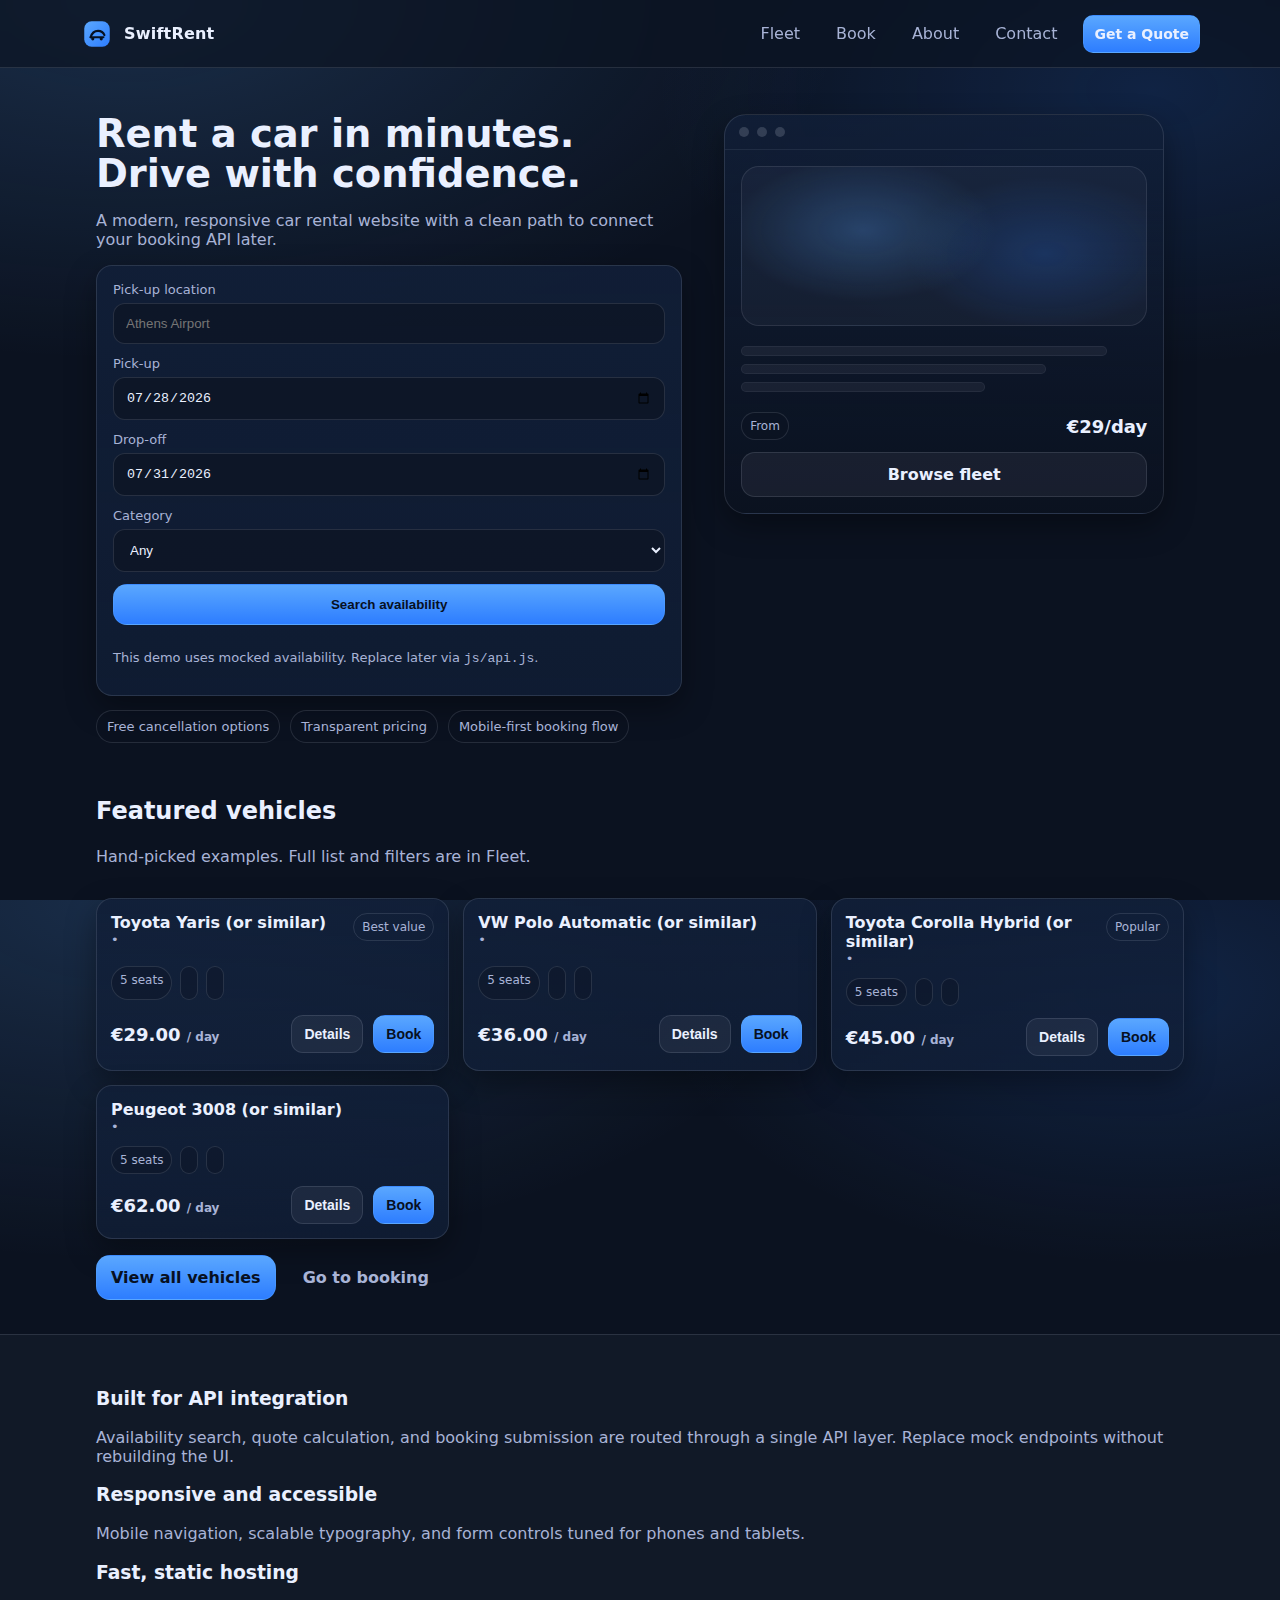
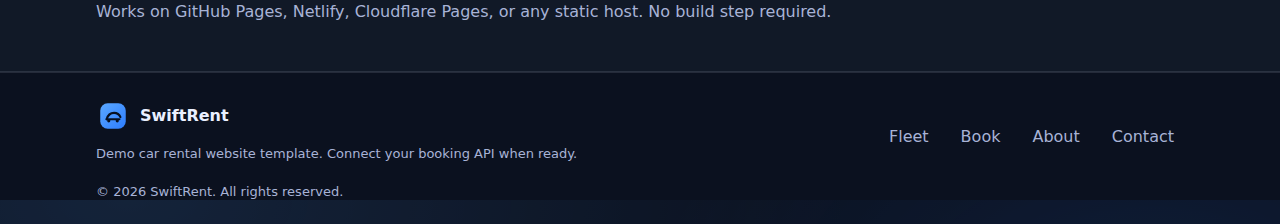
<file: index.html>
<!doctype html>
<html lang="en">

<head>
    <meta charset="utf-8" />
    <meta name="viewport" content="width=device-width, initial-scale=1" />
    <title>SwiftRent | Car Rentals</title>
    <meta name="description" content="Modern car rental website template with booking-ready structure." />
    <link rel="stylesheet" href="css/styles.css" />
</head>

<body>
    <header class="site-header">
        <div class="container header-row">
            <a class="brand" href="index.html" aria-label="SwiftRent Home">
                <img src="assets/logo.svg" alt="" class="brand-logo" />
                <span class="brand-name">SwiftRent</span>
            </a>

            <button class="nav-toggle" type="button" aria-label="Open menu" aria-expanded="false" data-nav-toggle>
                <span></span><span></span><span></span>
            </button>

            <nav class="nav" data-nav>
                <a href="fleet.html">Fleet</a>
                <a href="booking.html">Book</a>
                <a href="about.html">About</a>
                <a href="contact.html">Contact</a>
                <a class="btn btn-primary btn-sm" href="booking.html">Get a Quote</a>
            </nav>
        </div>
    </header>

    <main>
        <section class="hero">
            <div class="container hero-grid">
                <div class="hero-copy">
                    <h1>Rent a car in minutes. Drive with confidence.</h1>
                    <p class="muted">
                        A modern, responsive car rental website with a clean path to connect your booking API later.
                    </p>

                    <form class="card form-grid" id="quick-quote">
                        <div class="field">
                            <label for="pickup">Pick-up location</label>
                            <input id="pickup" name="pickup" type="text" placeholder="Athens Airport" required />
                        </div>

                        <div class="field">
                            <label for="pickDate">Pick-up</label>
                            <input id="pickDate" name="pickDate" type="date" required />
                        </div>

                        <div class="field">
                            <label for="dropDate">Drop-off</label>
                            <input id="dropDate" name="dropDate" type="date" required />
                        </div>

                        <div class="field">
                            <label for="category">Category</label>
                            <select id="category" name="category">
                                <option value="any">Any</option>
                                <option value="economy">Economy</option>
                                <option value="compact">Compact</option>
                                <option value="suv">SUV</option>
                                <option value="van">Van</option>
                                <option value="luxury">Luxury</option>
                            </select>
                        </div>

                        <button class="btn btn-primary" type="submit">Search availability</button>
                        <p class="small muted">This demo uses mocked availability. Replace later via
                            <code>js/api.js</code>.</p>
                    </form>

                    <div class="trust-row">
                        <div class="trust-pill">Free cancellation options</div>
                        <div class="trust-pill">Transparent pricing</div>
                        <div class="trust-pill">Mobile-first booking flow</div>
                    </div>
                </div>

                <div class="hero-visual" aria-hidden="true">
                    <div class="hero-card">
                        <div class="hero-card-top">
                            <div class="dot"></div>
                            <div class="dot"></div>
                            <div class="dot"></div>
                        </div>
                        <div class="hero-card-body">
                            <div class="mock-car"></div>
                            <div class="mock-lines">
                                <div class="line w90"></div>
                                <div class="line w75"></div>
                                <div class="line w60"></div>
                            </div>
                            <div class="mock-price">
                                <span class="tag">From</span>
                                <span class="price">€29/day</span>
                            </div>
                            <a class="btn btn-outline" href="fleet.html">Browse fleet</a>
                        </div>
                    </div>
                </div>
            </div>
        </section>

        <section class="section">
            <div class="container">
                <div class="section-head">
                    <h2>Featured vehicles</h2>
                    <p class="muted">Hand-picked examples. Full list and filters are in Fleet.</p>
                </div>

                <div class="grid cards" id="featured"></div>

                <div class="section-cta">
                    <a class="btn btn-primary" href="fleet.html">View all vehicles</a>
                    <a class="btn btn-ghost" href="booking.html">Go to booking</a>
                </div>
            </div>
        </section>

        <section class="section soft">
            <div class="container info-grid">
                <div class="info">
                    <h3>Built for API integration</h3>
                    <p class="muted">
                        Availability search, quote calculation, and booking submission are routed through a single API
                        layer.
                        Replace mock endpoints without rebuilding the UI.
                    </p>
                </div>
                <div class="info">
                    <h3>Responsive and accessible</h3>
                    <p class="muted">
                        Mobile navigation, scalable typography, and form controls tuned for phones and tablets.
                    </p>
                </div>
                <div class="info">
                    <h3>Fast, static hosting</h3>
                    <p class="muted">
                        Works on GitHub Pages, Netlify, Cloudflare Pages, or any static host. No build step required.
                    </p>
                </div>
            </div>
        </section>
    </main>

    <footer class="site-footer">
        <div class="container footer-row">
            <div>
                <div class="footer-brand">
                    <img src="assets/logo.svg" alt="" class="brand-logo" />
                    <strong>SwiftRent</strong>
                </div>
                <p class="small muted">Demo car rental website template. Connect your booking API when ready.</p>
            </div>

            <div class="footer-links">
                <a href="fleet.html">Fleet</a>
                <a href="booking.html">Book</a>
                <a href="about.html">About</a>
                <a href="contact.html">Contact</a>
            </div>
        </div>

        <div class="container footer-bottom small muted">
            <span>© <span id="year"></span> SwiftRent. All rights reserved.</span>
        </div>
    </footer>

    <div class="toast" role="status" aria-live="polite" aria-atomic="true" id="toast"></div>

    <script src="js/api.js"></script>
    <script src="js/ui.js"></script>
    <script src="js/app.js"></script>
</body>

</html>
</file>
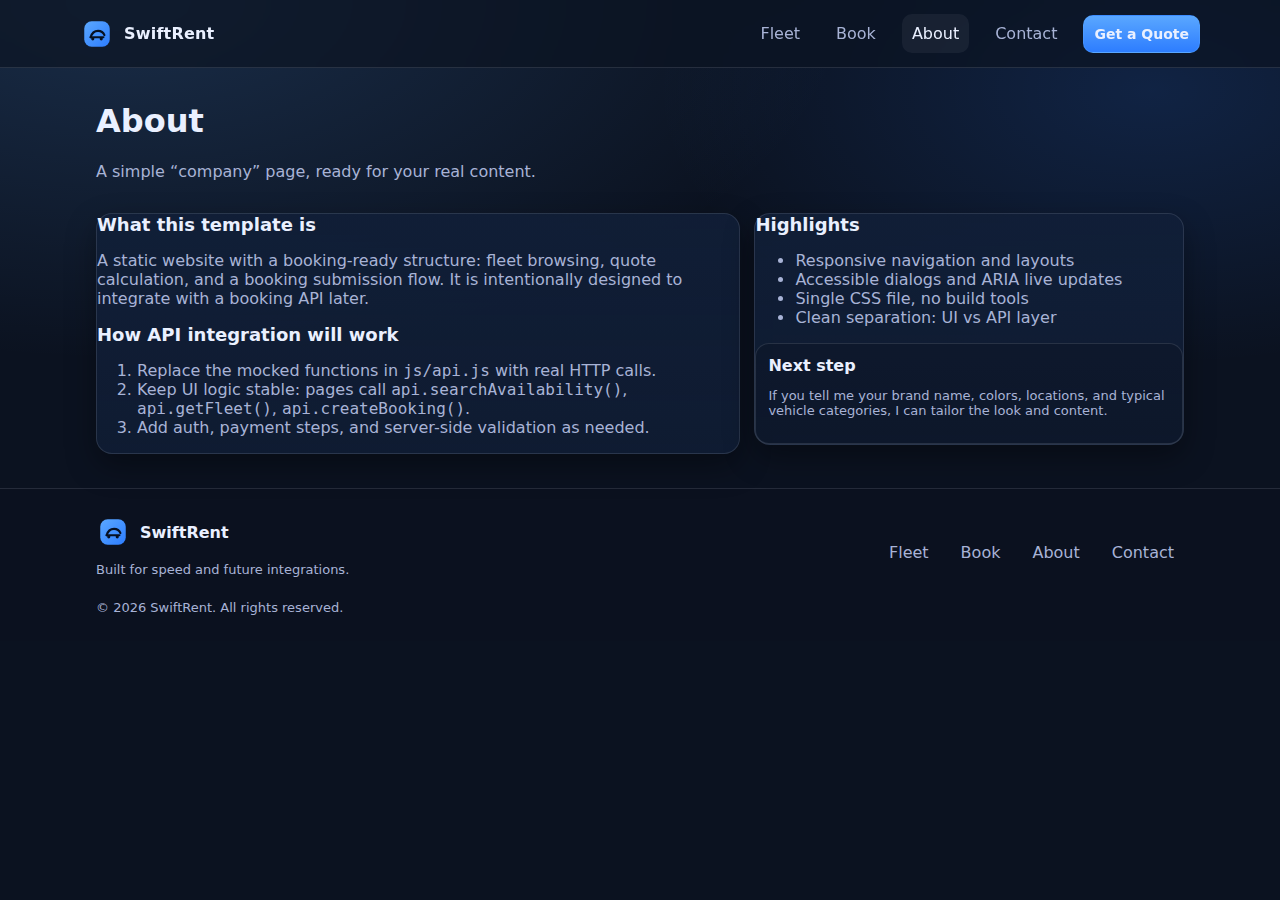
<file: about.html>
<!doctype html>
<html lang="en">

<head>
    <meta charset="utf-8" />
    <meta name="viewport" content="width=device-width, initial-scale=1" />
    <title>SwiftRent | About</title>
    <meta name="description" content="About SwiftRent." />
    <link rel="stylesheet" href="css/styles.css" />
</head>

<body>
    <header class="site-header">
        <div class="container header-row">
            <a class="brand" href="index.html" aria-label="SwiftRent Home">
                <img src="assets/logo.svg" alt="" class="brand-logo" />
                <span class="brand-name">SwiftRent</span>
            </a>

            <button class="nav-toggle" type="button" aria-label="Open menu" aria-expanded="false" data-nav-toggle>
                <span></span><span></span><span></span>
            </button>

            <nav class="nav" data-nav>
                <a href="fleet.html">Fleet</a>
                <a href="booking.html">Book</a>
                <a class="active" href="about.html">About</a>
                <a href="contact.html">Contact</a>
                <a class="btn btn-primary btn-sm" href="booking.html">Get a Quote</a>
            </nav>
        </div>
    </header>

    <main>
        <section class="section">
            <div class="container">
                <div class="section-head">
                    <h1>About</h1>
                    <p class="muted">A simple “company” page, ready for your real content.</p>
                </div>

                <div class="two-col">
                    <div class="card">
                        <h2 class="h3">What this template is</h2>
                        <p class="muted">
                            A static website with a booking-ready structure: fleet browsing, quote calculation,
                            and a booking submission flow. It is intentionally designed to integrate with a booking API
                            later.
                        </p>

                        <h2 class="h3">How API integration will work</h2>
                        <ol class="muted">
                            <li>Replace the mocked functions in <code>js/api.js</code> with real HTTP calls.</li>
                            <li>Keep UI logic stable: pages call <code>api.searchAvailability()</code>,
                                <code>api.getFleet()</code>, <code>api.createBooking()</code>.</li>
                            <li>Add auth, payment steps, and server-side validation as needed.</li>
                        </ol>
                    </div>

                    <aside class="card">
                        <h2 class="h3">Highlights</h2>
                        <ul class="muted">
                            <li>Responsive navigation and layouts</li>
                            <li>Accessible dialogs and ARIA live updates</li>
                            <li>Single CSS file, no build tools</li>
                            <li>Clean separation: UI vs API layer</li>
                        </ul>

                        <div class="notice">
                            <strong>Next step</strong>
                            <p class="small muted">
                                If you tell me your brand name, colors, locations, and typical vehicle categories, I can
                                tailor the look and content.
                            </p>
                        </div>
                    </aside>
                </div>
            </div>
        </section>
    </main>

    <footer class="site-footer">
        <div class="container footer-row">
            <div>
                <div class="footer-brand">
                    <img src="assets/logo.svg" alt="" class="brand-logo" />
                    <strong>SwiftRent</strong>
                </div>
                <p class="small muted">Built for speed and future integrations.</p>
            </div>

            <div class="footer-links">
                <a href="fleet.html">Fleet</a>
                <a href="booking.html">Book</a>
                <a href="about.html">About</a>
                <a href="contact.html">Contact</a>
            </div>
        </div>

        <div class="container footer-bottom small muted">
            <span>© <span id="year"></span> SwiftRent. All rights reserved.</span>
        </div>
    </footer>

    <div class="toast" role="status" aria-live="polite" aria-atomic="true" id="toast"></div>

    <script src="js/api.js"></script>
    <script src="js/ui.js"></script>
    <script src="js/app.js"></script>
</body>

</html>
</file>
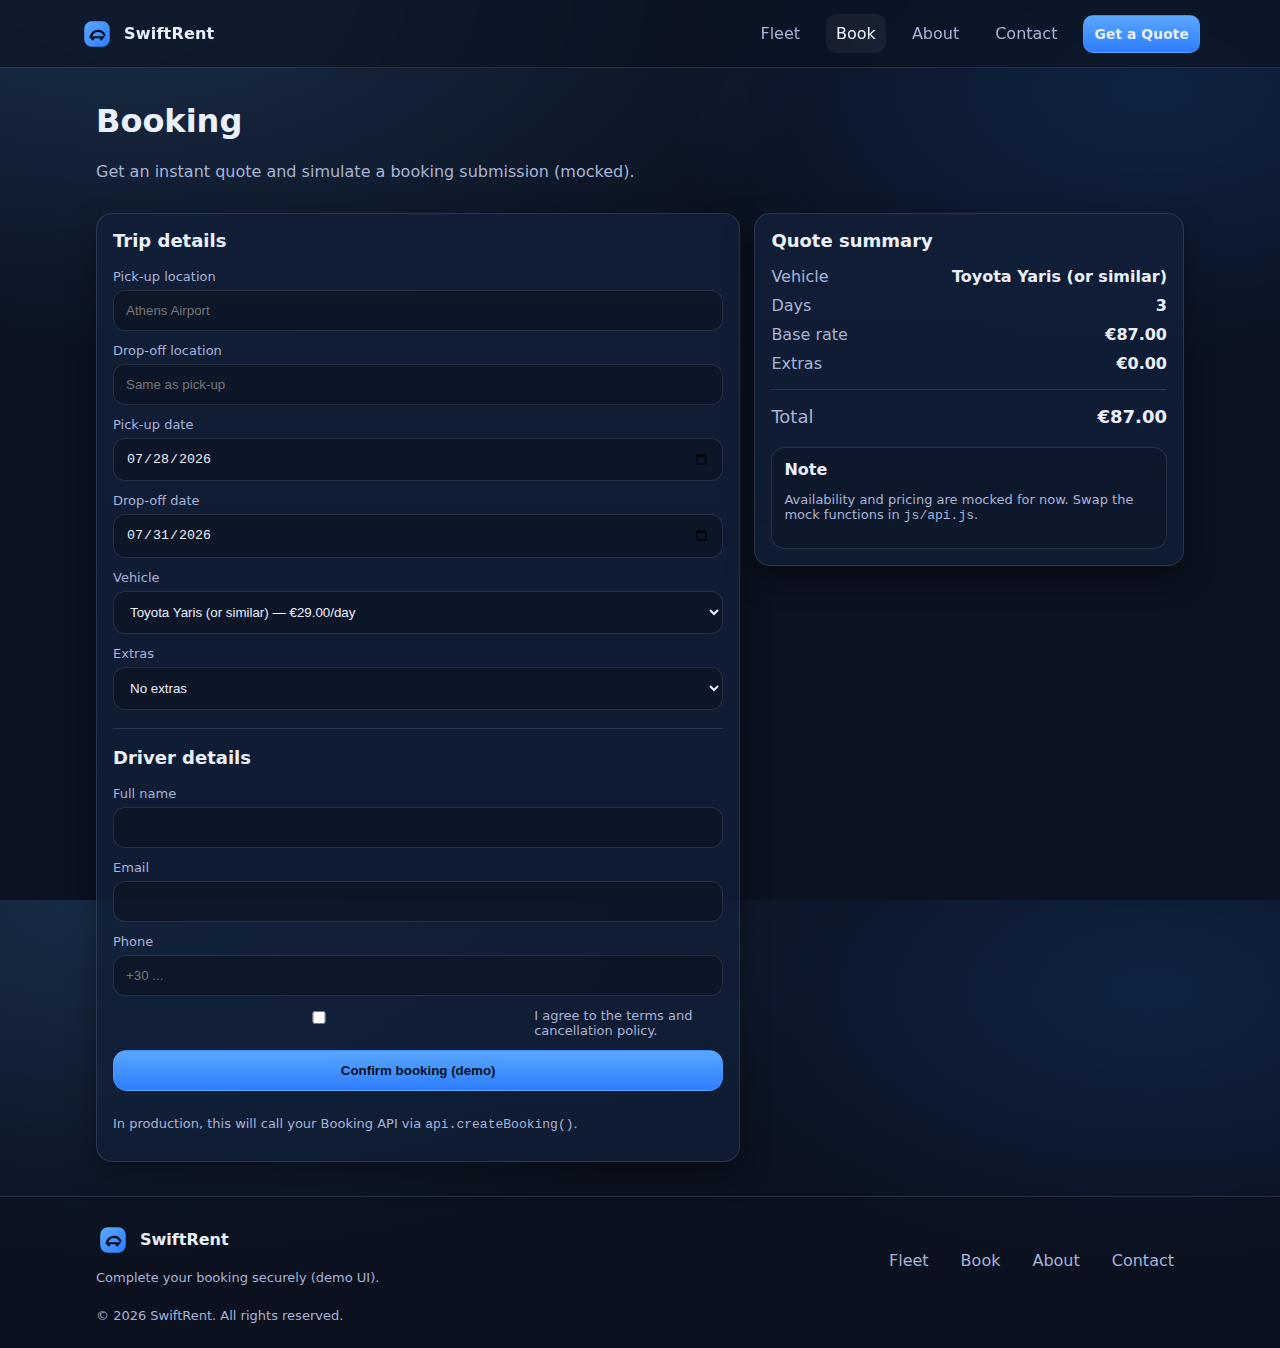
<file: booking.html>
<!doctype html>
<html lang="en">

<head>
    <meta charset="utf-8" />
    <meta name="viewport" content="width=device-width, initial-scale=1" />
    <title>SwiftRent | Booking</title>
    <meta name="description" content="Book your rental car." />
    <link rel="stylesheet" href="css/styles.css" />
</head>

<body>
    <header class="site-header">
        <div class="container header-row">
            <a class="brand" href="index.html" aria-label="SwiftRent Home">
                <img src="assets/logo.svg" alt="" class="brand-logo" />
                <span class="brand-name">SwiftRent</span>
            </a>

            <button class="nav-toggle" type="button" aria-label="Open menu" aria-expanded="false" data-nav-toggle>
                <span></span><span></span><span></span>
            </button>

            <nav class="nav" data-nav>
                <a href="fleet.html">Fleet</a>
                <a class="active" href="booking.html">Book</a>
                <a href="about.html">About</a>
                <a href="contact.html">Contact</a>
                <a class="btn btn-primary btn-sm" href="booking.html">Get a Quote</a>
            </nav>
        </div>
    </header>

    <main>
        <section class="section">
            <div class="container">
                <div class="section-head">
                    <h1>Booking</h1>
                    <p class="muted">Get an instant quote and simulate a booking submission (mocked).</p>
                </div>

                <div class="booking-grid">
                    <form class="card form-grid" id="bookingForm">
                        <h2 class="h3">Trip details</h2>

                        <div class="field">
                            <label for="pickupLocation">Pick-up location</label>
                            <input id="pickupLocation" name="pickupLocation" type="text" placeholder="Athens Airport"
                                required />
                        </div>

                        <div class="field">
                            <label for="dropoffLocation">Drop-off location</label>
                            <input id="dropoffLocation" name="dropoffLocation" type="text"
                                placeholder="Same as pick-up" />
                        </div>

                        <div class="field">
                            <label for="pickupDate">Pick-up date</label>
                            <input id="pickupDate" name="pickupDate" type="date" required />
                        </div>

                        <div class="field">
                            <label for="dropoffDate">Drop-off date</label>
                            <input id="dropoffDate" name="dropoffDate" type="date" required />
                        </div>

                        <div class="field">
                            <label for="carSelect">Vehicle</label>
                            <select id="carSelect" name="carId" required></select>
                        </div>

                        <div class="field">
                            <label for="extras">Extras</label>
                            <select id="extras" name="extras">
                                <option value="none">No extras</option>
                                <option value="gps">GPS (+€5/day)</option>
                                <option value="childSeat">Child seat (+€4/day)</option>
                                <option value="fullInsurance">Full insurance (+€12/day)</option>
                            </select>
                        </div>

                        <hr class="divider" />

                        <h2 class="h3">Driver details</h2>

                        <div class="field">
                            <label for="fullName">Full name</label>
                            <input id="fullName" name="fullName" type="text" autocomplete="name" required />
                        </div>

                        <div class="field">
                            <label for="email">Email</label>
                            <input id="email" name="email" type="email" autocomplete="email" required />
                        </div>

                        <div class="field">
                            <label for="phone">Phone</label>
                            <input id="phone" name="phone" type="tel" autocomplete="tel" placeholder="+30 ..."
                                required />
                        </div>

                        <div class="field">
                            <label class="checkbox">
                                <input type="checkbox" id="terms" required />
                                <span>I agree to the terms and cancellation policy.</span>
                            </label>
                        </div>

                        <button class="btn btn-primary" type="submit">Confirm booking (demo)</button>
                        <p class="small muted">
                            In production, this will call your Booking API via <code>api.createBooking()</code>.
                        </p>
                    </form>

                    <aside class="card summary" aria-live="polite">
                        <h2 class="h3">Quote summary</h2>
                        <div class="summary-row"><span>Vehicle</span><strong id="sumCar">—</strong></div>
                        <div class="summary-row"><span>Days</span><strong id="sumDays">—</strong></div>
                        <div class="summary-row"><span>Base rate</span><strong id="sumBase">—</strong></div>
                        <div class="summary-row"><span>Extras</span><strong id="sumExtras">—</strong></div>
                        <hr class="divider" />
                        <div class="summary-row total"><span>Total</span><strong id="sumTotal">—</strong></div>

                        <div class="notice">
                            <strong>Note</strong>
                            <p class="small muted">
                                Availability and pricing are mocked for now. Swap the mock functions in
                                <code>js/api.js</code>.
                            </p>
                        </div>
                    </aside>
                </div>
            </div>
        </section>
    </main>

    <footer class="site-footer">
        <div class="container footer-row">
            <div>
                <div class="footer-brand">
                    <img src="assets/logo.svg" alt="" class="brand-logo" />
                    <strong>SwiftRent</strong>
                </div>
                <p class="small muted">Complete your booking securely (demo UI).</p>
            </div>

            <div class="footer-links">
                <a href="fleet.html">Fleet</a>
                <a href="booking.html">Book</a>
                <a href="about.html">About</a>
                <a href="contact.html">Contact</a>
            </div>
        </div>

        <div class="container footer-bottom small muted">
            <span>© <span id="year"></span> SwiftRent. All rights reserved.</span>
        </div>
    </footer>

    <div class="toast" role="status" aria-live="polite" aria-atomic="true" id="toast"></div>

    <script src="js/api.js"></script>
    <script src="js/ui.js"></script>
    <script src="js/app.js"></script>
</body>

</html>
</file>
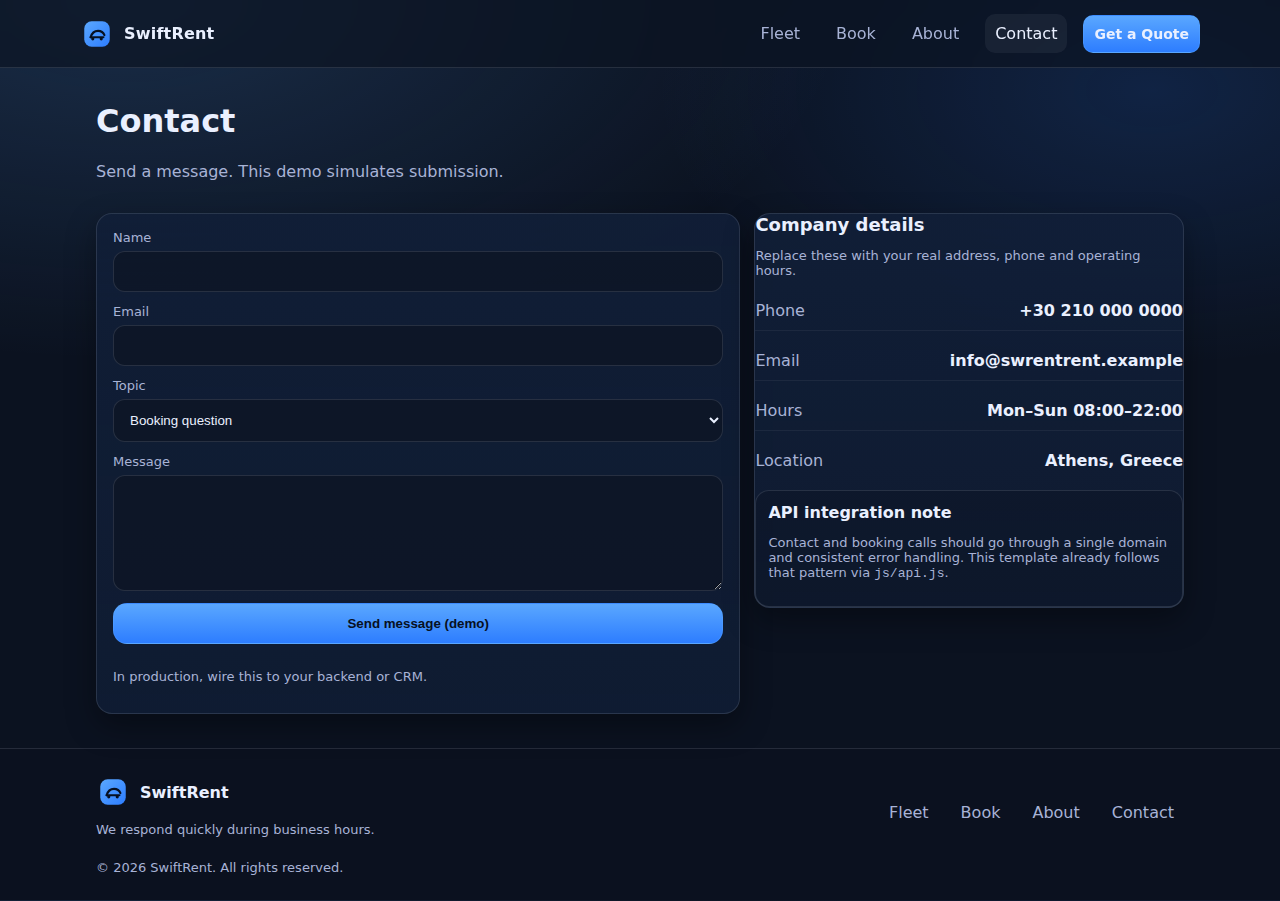
<file: contact.html>
<!doctype html>
<html lang="en">

<head>
    <meta charset="utf-8" />
    <meta name="viewport" content="width=device-width, initial-scale=1" />
    <title>SwiftRent | Contact</title>
    <meta name="description" content="Contact SwiftRent." />
    <link rel="stylesheet" href="css/styles.css" />
</head>

<body>
    <header class="site-header">
        <div class="container header-row">
            <a class="brand" href="index.html" aria-label="SwiftRent Home">
                <img src="assets/logo.svg" alt="" class="brand-logo" />
                <span class="brand-name">SwiftRent</span>
            </a>

            <button class="nav-toggle" type="button" aria-label="Open menu" aria-expanded="false" data-nav-toggle>
                <span></span><span></span><span></span>
            </button>

            <nav class="nav" data-nav>
                <a href="fleet.html">Fleet</a>
                <a href="booking.html">Book</a>
                <a href="about.html">About</a>
                <a class="active" href="contact.html">Contact</a>
                <a class="btn btn-primary btn-sm" href="booking.html">Get a Quote</a>
            </nav>
        </div>
    </header>

    <main>
        <section class="section">
            <div class="container">
                <div class="section-head">
                    <h1>Contact</h1>
                    <p class="muted">Send a message. This demo simulates submission.</p>
                </div>

                <div class="two-col">
                    <form class="card form-grid" id="contactForm">
                        <div class="field">
                            <label for="cName">Name</label>
                            <input id="cName" name="name" type="text" required />
                        </div>

                        <div class="field">
                            <label for="cEmail">Email</label>
                            <input id="cEmail" name="email" type="email" required />
                        </div>

                        <div class="field">
                            <label for="cTopic">Topic</label>
                            <select id="cTopic" name="topic">
                                <option value="booking">Booking question</option>
                                <option value="fleet">Fleet / pricing</option>
                                <option value="support">Support</option>
                                <option value="other">Other</option>
                            </select>
                        </div>

                        <div class="field full">
                            <label for="cMsg">Message</label>
                            <textarea id="cMsg" name="message" rows="6" required></textarea>
                        </div>

                        <button class="btn btn-primary" type="submit">Send message (demo)</button>
                        <p class="small muted">In production, wire this to your backend or CRM.</p>
                    </form>

                    <aside class="card">
                        <h2 class="h3">Company details</h2>
                        <p class="muted small">
                            Replace these with your real address, phone and operating hours.
                        </p>

                        <div class="kv">
                            <div><span class="muted">Phone</span><strong>+30 210 000 0000</strong></div>
                            <div><span class="muted">Email</span><strong>info@swrentrent.example</strong></div>
                            <div><span class="muted">Hours</span><strong>Mon–Sun 08:00–22:00</strong></div>
                            <div><span class="muted">Location</span><strong>Athens, Greece</strong></div>
                        </div>

                        <div class="notice">
                            <strong>API integration note</strong>
                            <p class="small muted">
                                Contact and booking calls should go through a single domain and consistent error
                                handling.
                                This template already follows that pattern via <code>js/api.js</code>.
                            </p>
                        </div>
                    </aside>
                </div>
            </div>
        </section>
    </main>

    <footer class="site-footer">
        <div class="container footer-row">
            <div>
                <div class="footer-brand">
                    <img src="assets/logo.svg" alt="" class="brand-logo" />
                    <strong>SwiftRent</strong>
                </div>
                <p class="small muted">We respond quickly during business hours.</p>
            </div>

            <div class="footer-links">
                <a href="fleet.html">Fleet</a>
                <a href="booking.html">Book</a>
                <a href="about.html">About</a>
                <a href="contact.html">Contact</a>
            </div>
        </div>

        <div class="container footer-bottom small muted">
            <span>© <span id="year"></span> SwiftRent. All rights reserved.</span>
        </div>
    </footer>

    <div class="toast" role="status" aria-live="polite" aria-atomic="true" id="toast"></div>

    <script src="js/api.js"></script>
    <script src="js/ui.js"></script>
    <script src="js/app.js"></script>
</body>

</html>
</file>
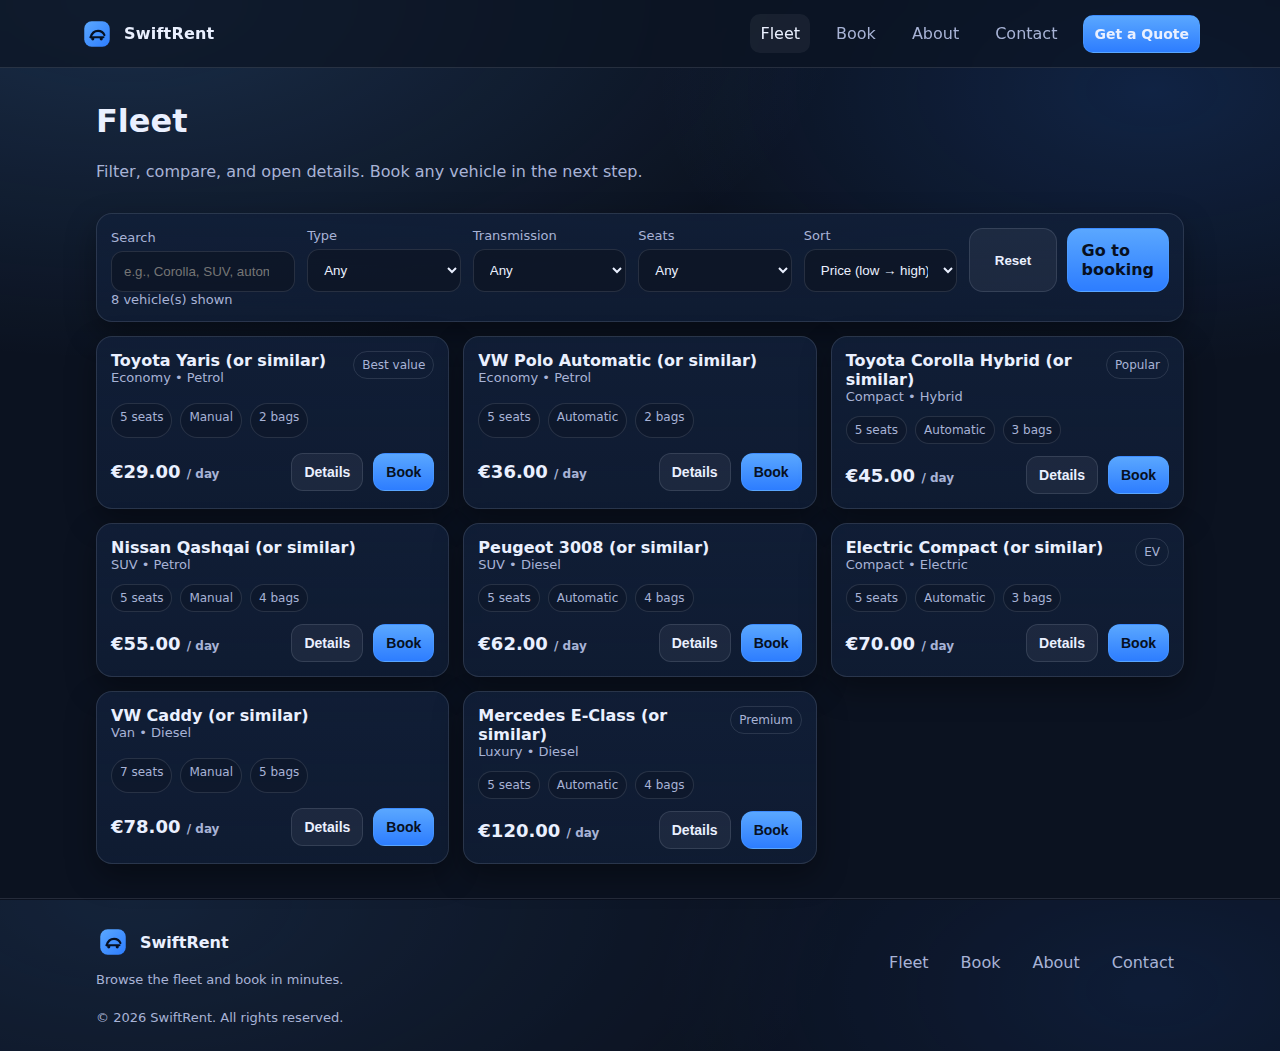
<file: fleet.html>
<!doctype html>
<html lang="en">

<head>
    <meta charset="utf-8" />
    <meta name="viewport" content="width=device-width, initial-scale=1" />
    <title>SwiftRent | Fleet</title>
    <meta name="description" content="Browse the SwiftRent vehicle fleet." />
    <link rel="stylesheet" href="css/styles.css" />
</head>

<body>
    <header class="site-header">
        <div class="container header-row">
            <a class="brand" href="index.html" aria-label="SwiftRent Home">
                <img src="assets/logo.svg" alt="" class="brand-logo" />
                <span class="brand-name">SwiftRent</span>
            </a>

            <button class="nav-toggle" type="button" aria-label="Open menu" aria-expanded="false" data-nav-toggle>
                <span></span><span></span><span></span>
            </button>

            <nav class="nav" data-nav>
                <a class="active" href="fleet.html">Fleet</a>
                <a href="booking.html">Book</a>
                <a href="about.html">About</a>
                <a href="contact.html">Contact</a>
                <a class="btn btn-primary btn-sm" href="booking.html">Get a Quote</a>
            </nav>
        </div>
    </header>

    <main>
        <section class="section">
            <div class="container">
                <div class="section-head">
                    <h1>Fleet</h1>
                    <p class="muted">Filter, compare, and open details. Book any vehicle in the next step.</p>
                </div>

                <div class="filters card">
                    <div class="filters-grid">
                        <div class="field">
                            <label for="q">Search</label>
                            <input id="q" type="search" placeholder="e.g., Corolla, SUV, automatic" />
                        </div>

                        <div class="field">
                            <label for="type">Type</label>
                            <select id="type">
                                <option value="any">Any</option>
                                <option value="economy">Economy</option>
                                <option value="compact">Compact</option>
                                <option value="suv">SUV</option>
                                <option value="van">Van</option>
                                <option value="luxury">Luxury</option>
                            </select>
                        </div>

                        <div class="field">
                            <label for="trans">Transmission</label>
                            <select id="trans">
                                <option value="any">Any</option>
                                <option value="automatic">Automatic</option>
                                <option value="manual">Manual</option>
                            </select>
                        </div>

                        <div class="field">
                            <label for="seats">Seats</label>
                            <select id="seats">
                                <option value="any">Any</option>
                                <option value="4">4</option>
                                <option value="5">5</option>
                                <option value="7">7</option>
                                <option value="9">9</option>
                            </select>
                        </div>

                        <div class="field">
                            <label for="sort">Sort</label>
                            <select id="sort">
                                <option value="priceAsc">Price (low → high)</option>
                                <option value="priceDesc">Price (high → low)</option>
                                <option value="nameAsc">Name (A → Z)</option>
                                <option value="nameDesc">Name (Z → A)</option>
                            </select>
                        </div>

                        <div class="field actions">
                            <label class="sr-only" for="reset">Reset</label>
                            <button id="reset" class="btn btn-outline" type="button">Reset</button>
                            <a class="btn btn-primary" href="booking.html">Go to booking</a>
                        </div>
                    </div>

                    <div class="small muted" id="resultsMeta"></div>
                </div>

                <div class="grid cards" id="fleetGrid" aria-live="polite"></div>
            </div>
        </section>
    </main>

    <footer class="site-footer">
        <div class="container footer-row">
            <div>
                <div class="footer-brand">
                    <img src="assets/logo.svg" alt="" class="brand-logo" />
                    <strong>SwiftRent</strong>
                </div>
                <p class="small muted">Browse the fleet and book in minutes.</p>
            </div>

            <div class="footer-links">
                <a href="fleet.html">Fleet</a>
                <a href="booking.html">Book</a>
                <a href="about.html">About</a>
                <a href="contact.html">Contact</a>
            </div>
        </div>

        <div class="container footer-bottom small muted">
            <span>© <span id="year"></span> SwiftRent. All rights reserved.</span>
        </div>
    </footer>

    <dialog class="modal" id="carModal" aria-label="Car details">
        <form method="dialog" class="modal-inner">
            <div class="modal-head">
                <strong id="modalTitle">Car details</strong>
                <button class="btn btn-ghost btn-icon" value="cancel" aria-label="Close">✕</button>
            </div>

            <div class="modal-body" id="modalBody"></div>

            <div class="modal-actions">
                <button class="btn btn-outline" value="cancel">Close</button>
                <a class="btn btn-primary" href="booking.html" id="bookFromModal">Book this car</a>
            </div>
        </form>
    </dialog>

    <div class="toast" role="status" aria-live="polite" aria-atomic="true" id="toast"></div>

    <script src="js/api.js"></script>
    <script src="js/ui.js"></script>
    <script src="js/app.js"></script>
</body>

</html>
</file>
<file: css/styles.css>
:root {
    --bg: #0b1220;
    --surface: #0f1a2e;
    --card: #111f38;
    --text: #eaf0ff;
    --muted: #a8b3d6;
    --border: rgba(234, 240, 255, 0.12);
    --primary: #5aa7ff;
    --primary-2: #2d7dff;
    --danger: #ff5a7a;
    --shadow: 0 12px 30px rgba(0, 0, 0, 0.35);

    --radius: 16px;
    --radius-sm: 12px;
    --container: 1120px;

    --font: system-ui, -apple-system, Segoe UI, Roboto, Arial, sans-serif;
}

* {
    box-sizing: border-box;
}

html,
body {
    height: 100%;
}

body {
    margin: 0;
    font-family: var(--font);
    color: var(--text);
    background: radial-gradient(1200px 600px at 10% 0%, rgba(90, 167, 255, 0.18), transparent 60%),
        radial-gradient(900px 500px at 90% 10%, rgba(45, 125, 255, 0.16), transparent 55%),
        var(--bg);
}

a {
    color: inherit;
    text-decoration: none;
}

a:hover {
    text-decoration: underline;
}

code {
    font-family: ui-monospace, SFMono-Regular, Menlo, Consolas, monospace;
}

.container {
    max-width: var(--container);
    margin: 0 auto;
    padding: 0 16px;
}

.site-header {
    position: sticky;
    top: 0;
    z-index: 50;
    background: rgba(11, 18, 32, 0.65);
    backdrop-filter: blur(10px);
    border-bottom: 1px solid var(--border);
}

.header-row {
    display: flex;
    align-items: center;
    justify-content: space-between;
    padding: 14px 0;
    gap: 12px;
}

.brand {
    display: flex;
    align-items: center;
    gap: 10px;
    font-weight: 800;
    letter-spacing: 0.2px;
}

.brand-logo {
    width: 34px;
    height: 34px;
}

.brand-name {
    font-size: 16px;
}

.nav {
    display: flex;
    align-items: center;
    gap: 16px;
}

.nav a {
    padding: 10px 10px;
    border-radius: 10px;
    color: var(--muted);
}

.nav a.active {
    color: var(--text);
    background: rgba(234, 240, 255, 0.06);
}

.nav a.btn {
    color: var(--text);
}

.nav a:hover {
    text-decoration: none;
    background: rgba(234, 240, 255, 0.06);
    color: var(--text);
}

.nav-toggle {
    display: none;
    width: 44px;
    height: 40px;
    background: transparent;
    border: 1px solid var(--border);
    border-radius: 12px;
    padding: 8px;
    cursor: pointer;
}

.nav-toggle span {
    display: block;
    height: 2px;
    background: var(--text);
    margin: 5px 0;
    border-radius: 2px;
    opacity: 0.85;
}

.hero {
    padding: 46px 0 20px;
}

.hero-grid {
    display: grid;
    grid-template-columns: 1.1fr 0.9fr;
    gap: 22px;
    align-items: start;
}

.hero-copy h1 {
    margin: 0 0 10px;
    font-size: clamp(28px, 3vw, 44px);
    line-height: 1.05;
}

.muted {
    color: var(--muted);
}

.small {
    font-size: 13px;
}

.card {
    background: linear-gradient(180deg, rgba(17, 31, 56, 0.9), rgba(17, 31, 56, 0.75));
    border: 1px solid var(--border);
    border-radius: var(--radius);
    box-shadow: var(--shadow);
}

.section {
    padding: 34px 0;
}

.section.soft {
    background: rgba(234, 240, 255, 0.03);
    border-top: 1px solid var(--border);
    border-bottom: 1px solid var(--border);
}

.section-head {
    display: flex;
    flex-direction: column;
    gap: 6px;
    margin-bottom: 16px;
}

.section-head h1,
.section-head h2 {
    margin: 0;
}

.section-cta {
    display: flex;
    gap: 12px;
    margin-top: 16px;
    flex-wrap: wrap;
}

.form-grid {
    padding: 16px;
    display: grid;
    gap: 12px;
}

.field {
    display: grid;
    gap: 6px;
}

.field label {
    font-size: 13px;
    color: var(--muted);
}

.field input,
.field select,
.field textarea {
    width: 100%;
    padding: 12px 12px;
    border-radius: 12px;
    border: 1px solid var(--border);
    background: rgba(11, 18, 32, 0.6);
    color: var(--text);
    outline: none;
}

.field input:focus,
.field select:focus,
.field textarea:focus {
    border-color: rgba(90, 167, 255, 0.65);
    box-shadow: 0 0 0 4px rgba(90, 167, 255, 0.16);
}

.checkbox {
    display: flex;
    gap: 10px;
    align-items: flex-start;
    color: var(--muted);
}

.checkbox input {
    margin-top: 3px;
}

.btn {
    display: inline-flex;
    align-items: center;
    justify-content: center;
    gap: 10px;
    padding: 12px 14px;
    border-radius: 14px;
    border: 1px solid transparent;
    font-weight: 700;
    cursor: pointer;
    text-decoration: none;
    user-select: none;
}

.btn:hover {
    text-decoration: none;
}

.btn-sm {
    padding: 10px 12px;
    border-radius: 12px;
    font-size: 14px;
}

.btn-primary {
    background: linear-gradient(180deg, var(--primary), var(--primary-2));
    border-color: rgba(90, 167, 255, 0.35);
    color: #071022;
}

.btn-outline {
    background: rgba(234, 240, 255, 0.06);
    border-color: var(--border);
    color: var(--text);
}

.btn-ghost {
    background: transparent;
    border-color: transparent;
    color: var(--muted);
}

.btn-ghost:hover {
    background: rgba(234, 240, 255, 0.06);
    color: var(--text);
}

.btn-icon {
    width: 44px;
    height: 40px;
    padding: 0;
}

.trust-row {
    display: flex;
    gap: 10px;
    flex-wrap: wrap;
    margin-top: 14px;
}

.trust-pill {
    font-size: 13px;
    color: var(--muted);
    padding: 8px 10px;
    border: 1px solid var(--border);
    border-radius: 999px;
    background: rgba(11, 18, 32, 0.35);
}

.grid.cards {
    display: grid;
    grid-template-columns: repeat(3, minmax(0, 1fr));
    gap: 14px;
}

.vehicle {
    padding: 14px;
    display: grid;
    gap: 12px;
}

.vehicle .top {
    display: flex;
    align-items: flex-start;
    justify-content: space-between;
    gap: 10px;
}

.vehicle h3 {
    margin: 0;
    font-size: 16px;
}

.badge {
    font-size: 12px;
    padding: 6px 8px;
    border-radius: 999px;
    border: 1px solid var(--border);
    color: var(--muted);
}

.vehicle .specs {
    display: flex;
    flex-wrap: wrap;
    gap: 8px;
}

.spec {
    font-size: 12px;
    color: var(--muted);
    border: 1px solid var(--border);
    border-radius: 999px;
    padding: 6px 8px;
    background: rgba(11, 18, 32, 0.35);
}

.vehicle .price-row {
    display: flex;
    align-items: center;
    justify-content: space-between;
    gap: 10px;
}

.price {
    font-size: 18px;
    font-weight: 900;
}

.price small {
    font-size: 12px;
    color: var(--muted);
    font-weight: 700;
}

.filters {
    padding: 14px;
    margin-bottom: 14px;
}

.filters-grid {
    display: grid;
    grid-template-columns: 1.2fr repeat(4, minmax(0, 1fr)) 1.3fr;
    gap: 12px;
    align-items: end;
}

.filters .actions {
    display: flex;
    gap: 10px;
    justify-content: flex-end;
}

.filters .actions .btn {
    width: 100%;
}

.booking-grid {
    display: grid;
    grid-template-columns: 1.2fr 0.8fr;
    gap: 14px;
    align-items: start;
}

.summary {
    padding: 16px;
    display: grid;
    gap: 10px;
}

.summary-row {
    display: flex;
    justify-content: space-between;
    gap: 10px;
    color: var(--muted);
}

.summary-row strong {
    color: var(--text);
}

.summary-row.total {
    font-size: 18px;
}

.divider {
    border: none;
    border-top: 1px solid var(--border);
    margin: 6px 0;
}

.notice {
    margin-top: 10px;
    padding: 12px;
    border-radius: 14px;
    border: 1px solid var(--border);
    background: rgba(11, 18, 32, 0.35);
}

.h3 {
    margin: 0 0 6px;
    font-size: 18px;
}

.two-col {
    display: grid;
    grid-template-columns: 1.2fr 0.8fr;
    gap: 14px;
    align-items: start;
}

.kv {
    display: grid;
    gap: 10px;
}

.kv div {
    display: flex;
    justify-content: space-between;
    gap: 12px;
    padding: 10px 0;
    border-bottom: 1px solid rgba(234, 240, 255, 0.06);
}

.kv div:last-child {
    border-bottom: none;
}

.site-footer {
    padding: 26px 0;
    border-top: 1px solid var(--border);
    background: rgba(11, 18, 32, 0.35);
}

.footer-row {
    display: flex;
    justify-content: space-between;
    gap: 16px;
    flex-wrap: wrap;
}

.footer-brand {
    display: flex;
    align-items: center;
    gap: 10px;
}

.footer-links {
    display: flex;
    gap: 12px;
    flex-wrap: wrap;
    align-items: center;
}

.footer-links a {
    color: var(--muted);
    padding: 8px 10px;
    border-radius: 10px;
}

.footer-links a:hover {
    color: var(--text);
    background: rgba(234, 240, 255, 0.06);
    text-decoration: none;
}

.footer-bottom {
    padding-top: 10px;
}

.hero-visual {
    display: flex;
    justify-content: center;
}

.hero-card {
    width: min(440px, 100%);
    border-radius: 22px;
    border: 1px solid var(--border);
    background: linear-gradient(180deg, rgba(17, 31, 56, 0.85), rgba(11, 18, 32, 0.6));
    box-shadow: var(--shadow);
    overflow: hidden;
}

.hero-card-top {
    display: flex;
    gap: 8px;
    padding: 12px 14px;
    border-bottom: 1px solid rgba(234, 240, 255, 0.08);
}

.dot {
    width: 10px;
    height: 10px;
    border-radius: 999px;
    background: rgba(234, 240, 255, 0.16);
}

.hero-card-body {
    padding: 16px;
    display: grid;
    gap: 12px;
}

.mock-car {
    height: 160px;
    border-radius: 18px;
    border: 1px solid rgba(234, 240, 255, 0.10);
    background:
        radial-gradient(220px 120px at 30% 40%, rgba(90, 167, 255, 0.25), transparent 60%),
        radial-gradient(250px 140px at 75% 55%, rgba(45, 125, 255, 0.20), transparent 55%),
        rgba(234, 240, 255, 0.04);
}

.mock-lines .line {
    height: 10px;
    border-radius: 999px;
    background: rgba(234, 240, 255, 0.06);
    border: 1px solid rgba(234, 240, 255, 0.06);
    margin: 8px 0;
}

.w90 {
    width: 90%;
}

.w75 {
    width: 75%;
}

.w60 {
    width: 60%;
}

.mock-price {
    display: flex;
    align-items: center;
    justify-content: space-between;
}

.tag {
    font-size: 12px;
    color: var(--muted);
    border: 1px solid var(--border);
    border-radius: 999px;
    padding: 6px 8px;
    background: rgba(11, 18, 32, 0.35);
}

.modal {
    border: none;
    padding: 0;
    background: transparent;
}

.modal::backdrop {
    background: rgba(0, 0, 0, 0.6);
}

.modal-inner {
    width: min(720px, calc(100vw - 24px));
    margin: 10vh auto;
    background: var(--card);
    border: 1px solid var(--border);
    border-radius: 18px;
    box-shadow: var(--shadow);
    overflow: hidden;
}

.modal-head {
    display: flex;
    align-items: center;
    justify-content: space-between;
    padding: 14px 14px;
    border-bottom: 1px solid rgba(234, 240, 255, 0.08);
}

.modal-body {
    padding: 14px;
    display: grid;
    gap: 10px;
}

.modal-actions {
    display: flex;
    justify-content: flex-end;
    gap: 10px;
    padding: 14px;
    border-top: 1px solid rgba(234, 240, 255, 0.08);
}

.sr-only {
    position: absolute;
    width: 1px;
    height: 1px;
    padding: 0;
    margin: -1px;
    overflow: hidden;
    clip: rect(0, 0, 0, 0);
    white-space: nowrap;
    border: 0;
}

.toast {
    position: fixed;
    left: 50%;
    bottom: 18px;
    transform: translateX(-50%);
    min-width: min(520px, calc(100vw - 32px));
    padding: 12px 14px;
    border-radius: 14px;
    border: 1px solid var(--border);
    background: rgba(15, 26, 46, 0.92);
    box-shadow: var(--shadow);
    color: var(--text);
    opacity: 0;
    pointer-events: none;
    transition: opacity .2s ease;
}

.toast.show {
    opacity: 1;
}

/* Responsive */
@media (max-width: 980px) {
    .hero-grid {
        grid-template-columns: 1fr;
    }

    .grid.cards {
        grid-template-columns: repeat(2, minmax(0, 1fr));
    }

    .filters-grid {
        grid-template-columns: 1fr 1fr;
    }

    .filters .actions {
        justify-content: stretch;
    }

    .booking-grid {
        grid-template-columns: 1fr;
    }

    .two-col {
        grid-template-columns: 1fr;
    }
}

@media (max-width: 720px) {
    .nav-toggle {
        display: block;
    }

    .nav {
        position: absolute;
        right: 16px;
        top: 64px;
        width: min(340px, calc(100vw - 32px));
        display: none;
        flex-direction: column;
        align-items: stretch;
        gap: 6px;
        padding: 10px;
        border-radius: 16px;
        background: rgba(15, 26, 46, 0.96);
        border: 1px solid var(--border);
        box-shadow: var(--shadow);
    }

    .nav.open {
        display: flex;
    }

    .nav a {
        padding: 12px 12px;
    }

    .grid.cards {
        grid-template-columns: 1fr;
    }
}
</file>
